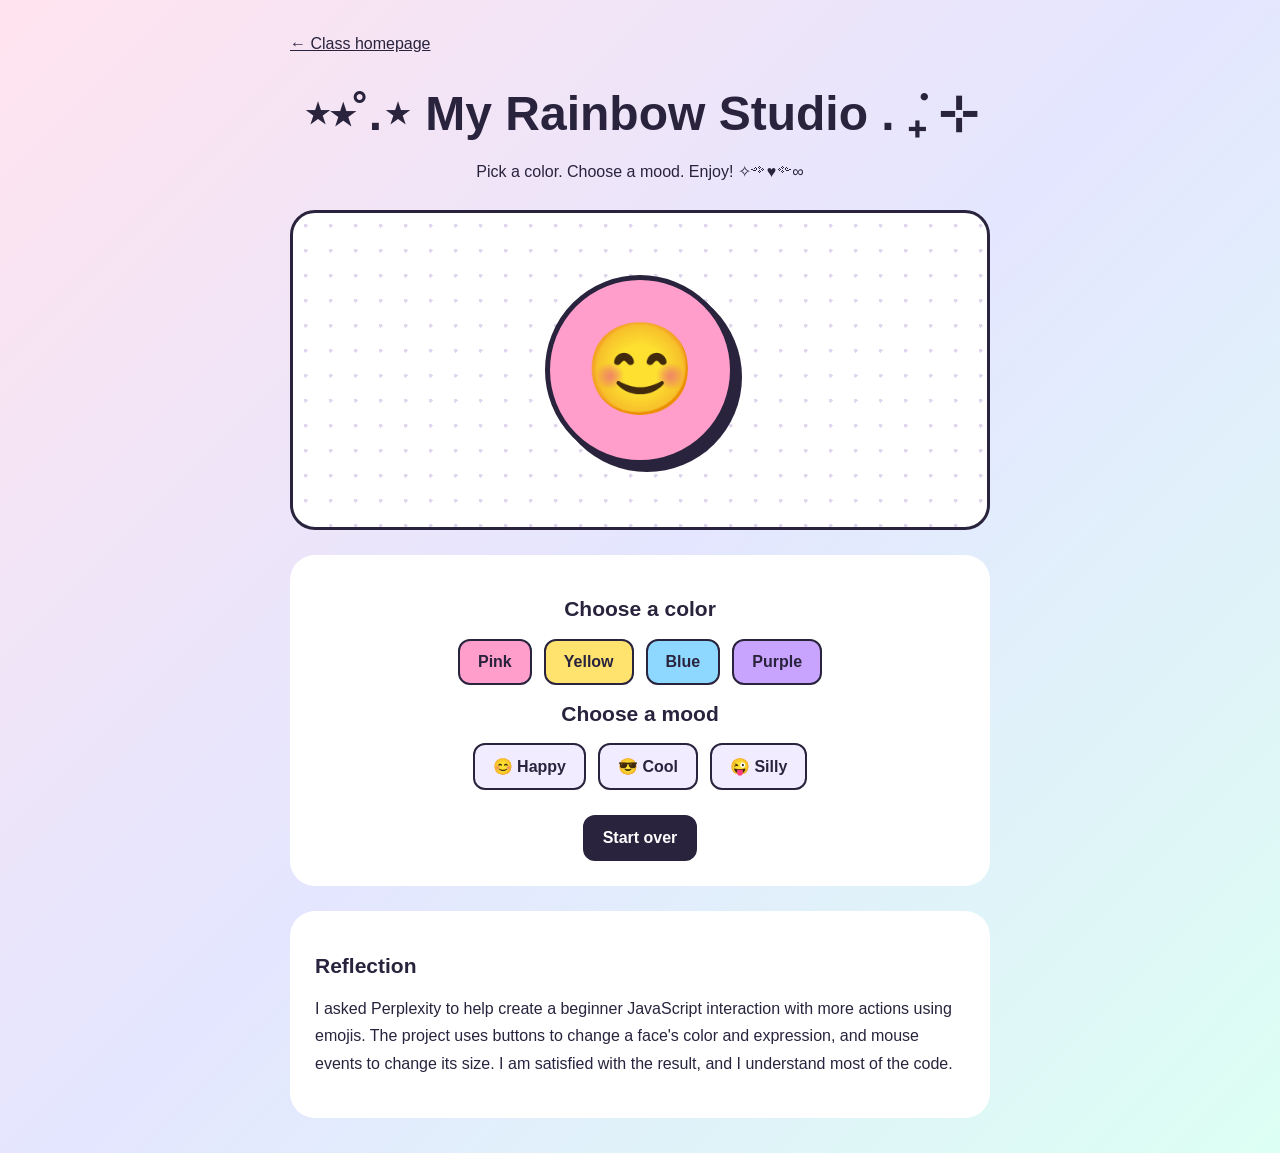
<file: ai+javascript.html>
<!DOCTYPE html>
<html lang="en">
<head>
  <meta charset="UTF-8">
  <meta name="viewport" content="width=device-width, initial-scale=1.0">
  <title>Sticker Studio</title>
  <link rel="stylesheet" href="aijavastyle.css">
</head>

<body>
  <main>
    <a class="back-link" href="index.html">← Class homepage</a>

    <h1>⋆⭒˚.⋆ My Rainbow Studio . ݁₊ ⊹</h1>
    <p class="intro">
      Pick a color. Choose a mood. Enjoy! ✧༺♥༻∞
    </p>

    <div class="stage">
      <div id="face">😊</div>
    </div>

    <section class="controls">
      <h2>Choose a color</h2>

      <div class="button-row">
        <button id="pink" class="pink" type="button">Pink</button>
        <button id="yellow" class="yellow" type="button">Yellow</button>
        <button id="blue" class="blue" type="button">Blue</button>
        <button id="purple" class="purple" type="button">Purple</button>
      </div>

            <h2>Choose a mood</h2>

      <div class="button-row">
        <button id="happy" type="button">😊 Happy</button>
        <button id="cool" type="button">😎 Cool</button>
        <button id="silly" type="button">😜 Silly</button>
      </div>

      <button id="reset" type="button">Start over</button>
    </section>

    <section class="reflection">
      <h2>Reflection</h2>
      <p>
        I asked Perplexity to help create a beginner JavaScript
        interaction with more actions using emojis. The project
        uses buttons to change a face's color and expression,
        and mouse events to change its size. I am satisfied with the result, and I understand most of the code.
      </p>
    </section>
  </main>

  <script src="aijavascript.js"></script>
</body>
</html>
</file>
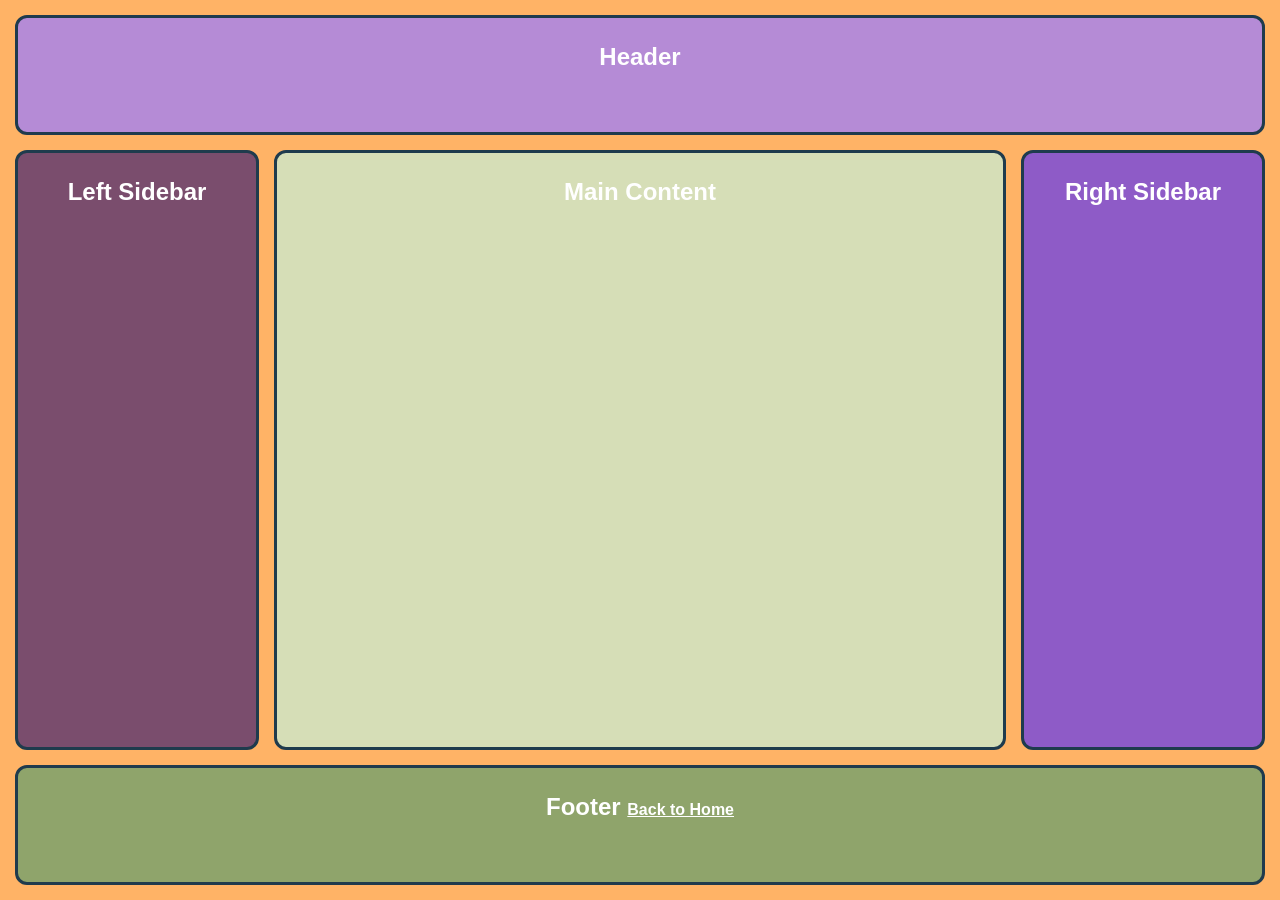
<file: holy-grail.html>
<!DOCTYPE html>
<html lang="en">
<head>
	<meta charset="UTF-8">
	<meta name="viewport" content="width=device-width, initial-scale=1.0">
  <title>Holy Grail Layout</title>
    <link rel="stylesheet" href="holy-grail.css">
</head>
<body>
<div class="page">

  <div class="header">
    Header
  </div>

  <div class="middle">

    <div class="left-sidebar">
      Left Sidebar
    </div>

    <div class="main-content">
      Main Content
    </div>

    <div class="right-sidebar">
      Right Sidebar
    </div>

  </div>

  <div class="footer">
    Footer
    <a href="index.html">Back to Home</a>
  </div>

</div>
</body>
</html>
</file>
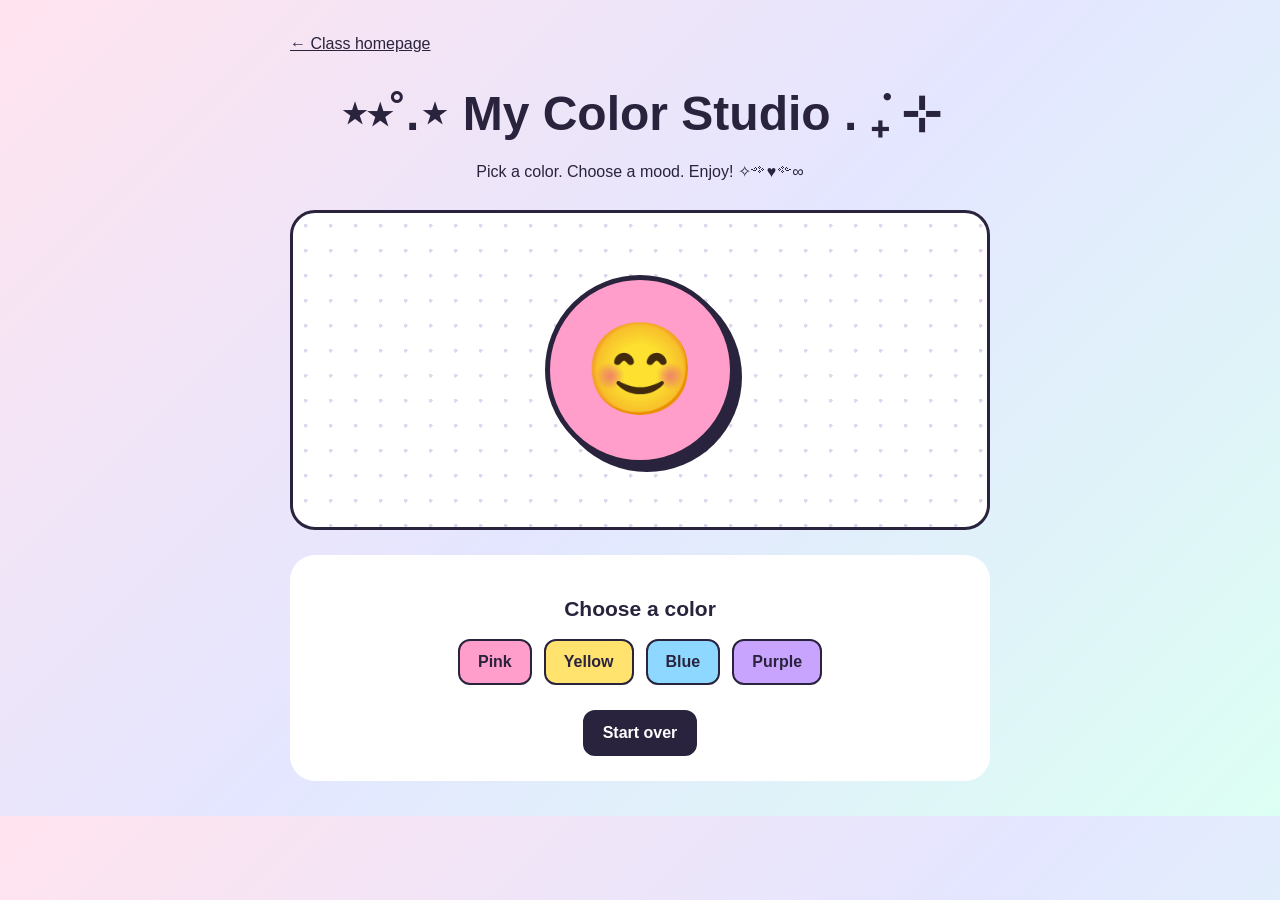
<file: jsindex.html>
<!DOCTYPE html>
<html lang="en">
<head>
  <meta charset="UTF-8">
  <meta name="viewport" content="width=device-width, initial-scale=1.0">
  <title>Sticker Studio</title>
  <link rel="stylesheet" href="javastyle.css">
</head>

<body>
  <main>
    <a class="back-link" href="index.html">← Class homepage</a>

    <h1>⋆⭒˚.⋆ My Color Studio . ݁₊ ⊹</h1>
    <p class="intro">
      Pick a color. Choose a mood. Enjoy! ✧༺♥༻∞
    </p>

    <div class="stage">
      <div id="face">😊</div>
    </div>

    <section class="controls">
      <h2>Choose a color</h2>

      <div class="button-row">
        <button id="pink" class="pink" type="button">Pink</button>
        <button id="yellow" class="yellow" type="button">Yellow</button>
        <button id="blue" class="blue" type="button">Blue</button>
        <button id="purple" class="purple" type="button">Purple</button>
      </div>

      <button id="reset" type="button">Start over</button>
    </section>
  </main>

  <script src="javascript.js"></script>
</body>
</html>
</file>
<file: aijavastyle.css>
* {
  box-sizing: border-box;
}

body {
  margin: 0;
  padding: 35px 20px;
  background: linear-gradient(135deg, #ffe3ee, #e4e6ff, #dcfff3);
  color: #29233d;
  font-family: Arial, sans-serif;
}

main {
  max-width: 700px;
  margin: 0 auto;
  text-align: center;
}

.back-link {
  display: block;
  color: #29233d;
  text-align: left;
}

h1 {
  margin-bottom: 10px;
  font-size: clamp(32px, 7vw, 48px);
}

.intro {
  line-height: 1.6;
}

.stage {
  display: flex;
  align-items: center;
  justify-content: center;
  height: 320px;
  margin-top: 25px;
  border: 3px solid #29233d;
  border-radius: 25px;
  background-color: #ffffff;
  background-image:
    radial-gradient(#e1d8ef 2px, transparent 2px);
  background-size: 25px 25px;
}

#face {
  display: flex;
  align-items: center;
  justify-content: center;
  width: 190px;
  height: 190px;
  border: 5px solid #29233d;
  border-radius: 50%;
  background-color: #ff9ecb;
  box-shadow: 7px 7px 0 #29233d;
  font-size: 90px;
  transition: transform 0.2s;
}

.controls {
  margin-top: 25px;
  padding: 25px;
  border-radius: 25px;
  background-color: white;
}

h2 {
  font-size: 21px;
}

.button-row {
  display: flex;
  flex-wrap: wrap;
  justify-content: center;
  gap: 12px;
}

button {
  padding: 12px 18px;
  border: 2px solid #29233d;
  border-radius: 12px;
  background-color: #f1ecff;
  color: #29233d;
  font: inherit;
  font-weight: bold;
  cursor: pointer;
}

button:hover {
  box-shadow: 3px 3px 0 #29233d;
}

button:focus-visible,
a:focus-visible {
  outline: 3px solid #29233d;
  outline-offset: 4px;
}

.pink {
  background-color: #ff9ecb;
}

.yellow {
  background-color: #ffe36e;
}

.blue {
  background-color: #8ed8ff;
}

.purple {
  background-color: #c8a4ff;
}

#reset {
  margin-top: 25px;
  background-color: #29233d;
  color: white;
}

.reflection {
  margin-top: 25px;
  padding: 25px;
  border-radius: 25px;
  background-color: #ffffff;
  text-align: left;
}

.reflection p {
  line-height: 1.7;
}

@media (prefers-reduced-motion: reduce) {
  #face {
    transition: none;
  }
}
</file>
<file: holy-grail.css>
body {
  margin: 0;
  background-color: #ffb366;
  font-family: Arial, Helvetica, sans-serif;
}
.page {
  min-height: 100vh;
  display: grid;
  grid-template-rows: 120px 1fr 120px;
  gap: 15px;
  padding: 15px;
  box-sizing: border-box;
}
.middle {
  display: grid;
  grid-template-columns: 1fr 3fr 1fr;
  gap: 15px;
}
.header,
.left-sidebar,
.main-content,
.right-sidebar,
.footer {
  padding: 25px;
  border: 3px solid #1f3b4d;
  border-radius: 12px;
  color: white;
  font-size: 24px;
  font-weight: bold;
  text-align: center;
  box-sizing: border-box;
}
.header {
  background-color: #b58bd6;
}

.left-sidebar {
  background-color: #7a4d6d;
}

.main-content {
  background-color: #d6deb7;
}

.right-sidebar {
  background-color: #8e5bc7;
}

.footer {
  background-color: #8fa46b;
}
.footer a {
  color: white;
  font-size: 16px;
}

.footer a:hover {
  color: #fff3a3;
}
</file>
<file: javastyle.css>
* {
  box-sizing: border-box;
}

body {
  margin: 0;
  padding: 35px 20px;
  background: linear-gradient(135deg, #ffe3ee, #e4e6ff, #dcfff3);
  color: #29233d;
  font-family: Arial, sans-serif;
}

main {
  max-width: 700px;
  margin: 0 auto;
  text-align: center;
}

.back-link {
  display: block;
  color: #29233d;
  text-align: left;
}

h1 {
  margin-bottom: 10px;
  font-size: clamp(32px, 7vw, 48px);
}

.intro {
  line-height: 1.6;
}

.stage {
  display: flex;
  align-items: center;
  justify-content: center;
  height: 320px;
  margin-top: 25px;
  border: 3px solid #29233d;
  border-radius: 25px;
  background-color: #ffffff;
  background-image:
    radial-gradient(#e1d8ef 2px, transparent 2px);
  background-size: 25px 25px;
}

#face {
  display: flex;
  align-items: center;
  justify-content: center;
  width: 190px;
  height: 190px;
  border: 5px solid #29233d;
  border-radius: 50%;
  background-color: #ff9ecb;
  box-shadow: 7px 7px 0 #29233d;
  font-size: 90px;
  transition: transform 0.2s;
}

.controls {
  margin-top: 25px;
  padding: 25px;
  border-radius: 25px;
  background-color: white;
}

h2 {
  font-size: 21px;
}

.button-row {
  display: flex;
  flex-wrap: wrap;
  justify-content: center;
  gap: 12px;
}

button {
  padding: 12px 18px;
  border: 2px solid #29233d;
  border-radius: 12px;
  background-color: #f1ecff;
  color: #29233d;
  font: inherit;
  font-weight: bold;
  cursor: pointer;
}

button:hover {
  box-shadow: 3px 3px 0 #29233d;
}

button:focus-visible,
a:focus-visible {
  outline: 3px solid #29233d;
  outline-offset: 4px;
}

.pink {
  background-color: #ff9ecb;
}

.yellow {
  background-color: #ffe36e;
}

.blue {
  background-color: #8ed8ff;
}

.purple {
  background-color: #c8a4ff;
}

#reset {
  margin-top: 25px;
  background-color: #29233d;
  color: white;
}
</file>
